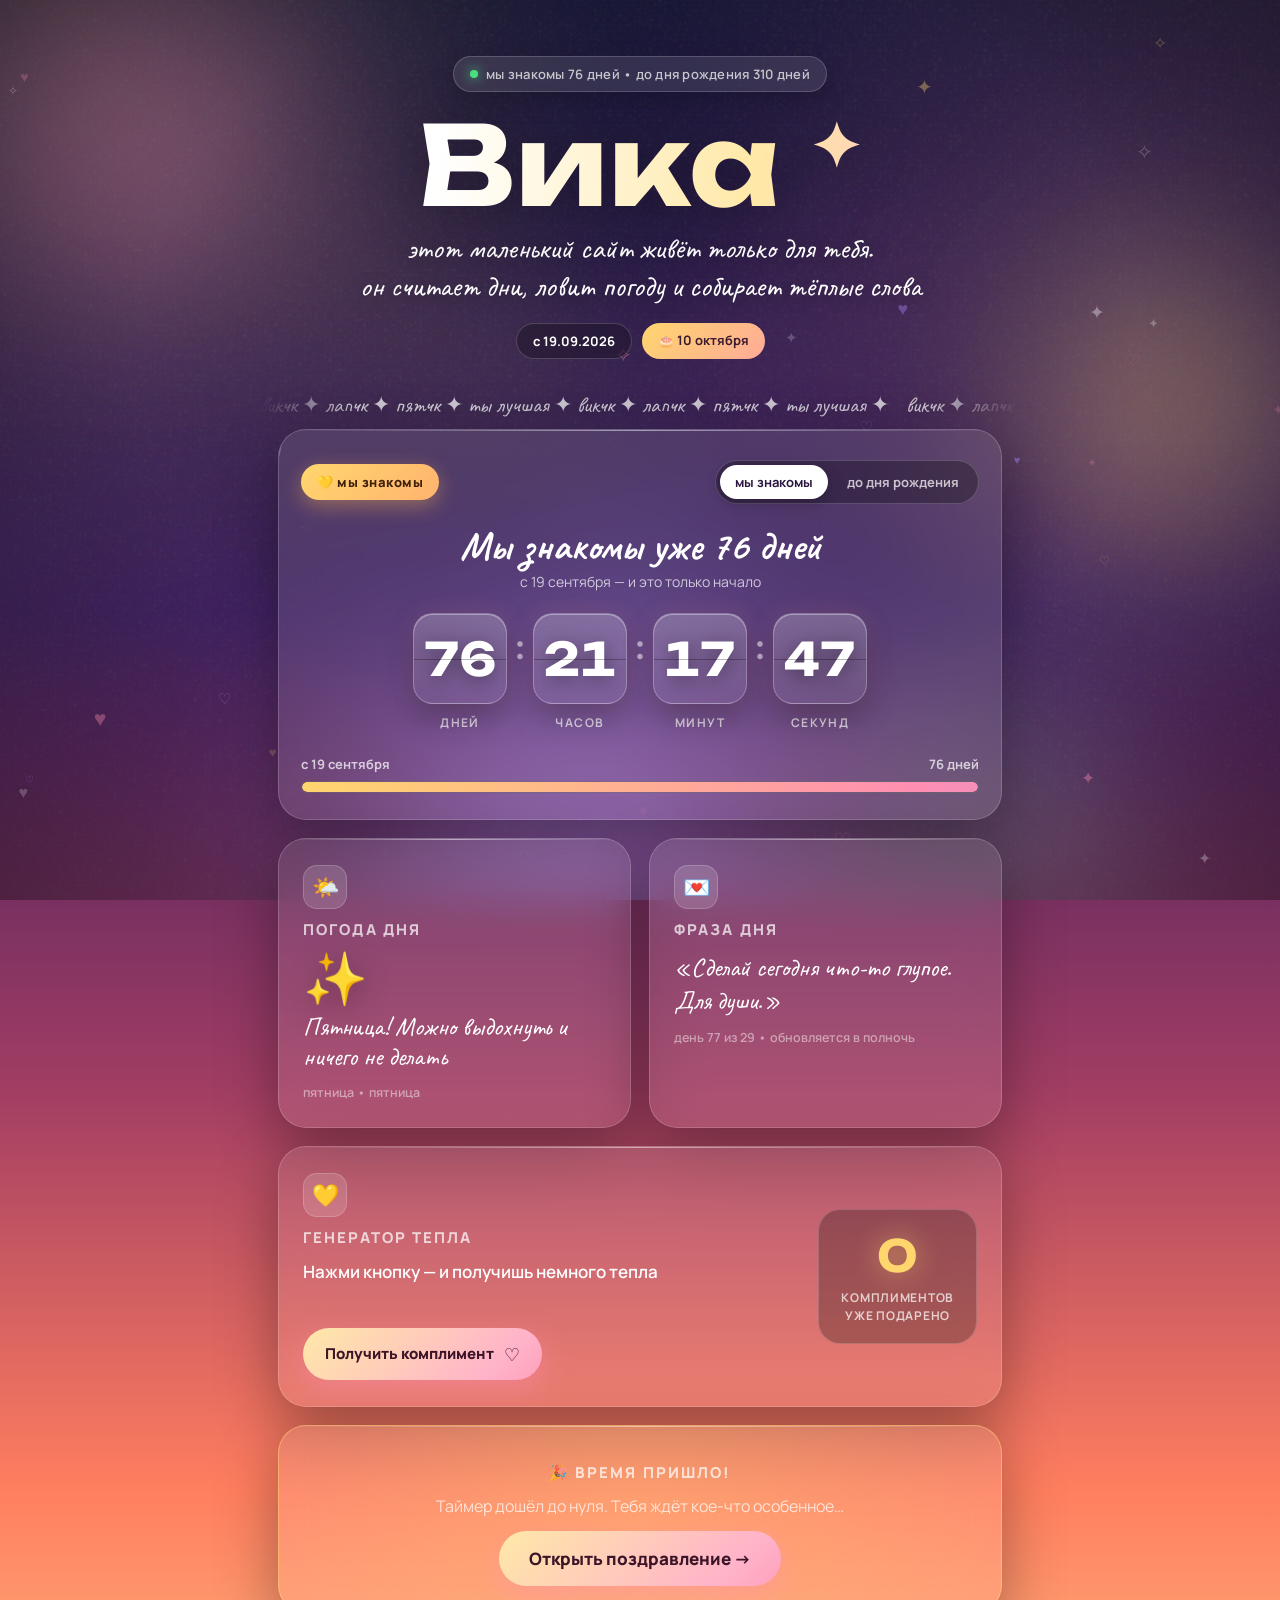
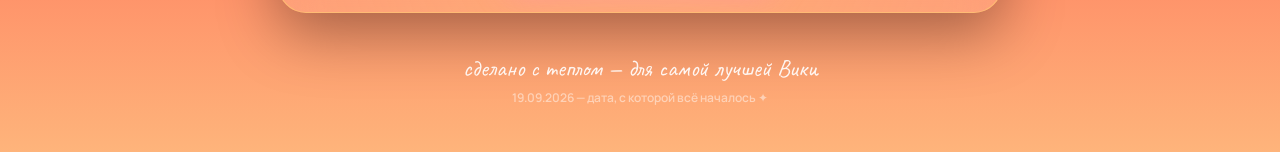
<file: index.html>
<!DOCTYPE html>
<html lang="ru">
<head>
<meta charset="UTF-8" />
<meta name="viewport" content="width=device-width, initial-scale=1.0, maximum-scale=1.0, user-scalable=no" />
<title>Для Вики 💛 — маленький мир</title>
<meta name="description" content="Сайт-подарок для Вики: таймер, погода дня, фразы и комплименты." />
<link rel="preconnect" href="https://fonts.googleapis.com" />
<link rel="preconnect" href="https://fonts.gstatic.com" crossorigin />
<link href="https://fonts.googleapis.com/css2?family=Caveat:wght@500;600;700&family=Manrope:wght@400;500;600;700;800&family=Unbounded:wght@500;700&display=swap" rel="stylesheet" />
<link rel="preload" as="style" href="style.css?v=3" />
<link rel="stylesheet" href="style.css?v=3" />
</head>
<body data-period="night">
<canvas id="particles"></canvas>
<div class="bg" aria-hidden="true">
  <div class="orb orb-1"></div>
  <div class="orb orb-2"></div>
  <div class="orb orb-3"></div>
  <div class="orb orb-4"></div>
  <div class="aurora"></div>
  <div class="grain"></div>
  <div class="vignette"></div>
</div>

<header class="hero">
  <div class="hero-badge reveal" id="topBadge">
    <span class="dot"></span>
    <span id="topBadgeText">мы знакомы 18 дней • до дня рождения 3 дня</span>
  </div>
  <h1 class="title reveal">Вика <span class="title-heart">✦</span></h1>
  <p class="subtitle reveal">этот маленький сайт живёт только для тебя.<br />он считает дни, ловит погоду и собирает тёплые слова</p>
  <div class="hero-meta reveal">
    <div class="meta-pill">с 19.09.2026</div>
    <div class="meta-pill accent">🎂 10 октября</div>
  </div>
</header>

<div class="ticker reveal" aria-hidden="true">
  <div class="ticker-track">
    <span>викчк ✦ лапчк ✦ пятчк ✦ ты лучшая ✦ викчк ✦ лапчк ✦ пятчк ✦ ты лучшая ✦&nbsp;</span>
    <span>викчк ✦ лапчк ✦ пятчк ✦ ты лучшая ✦ викчк ✦ лапчк ✦ пятчк ✦ ты лучшая ✦&nbsp;</span>
  </div>
</div>

<main class="container">

  <!-- ТАЙМЕР -->
  <section class="card timer-card reveal">
    <div class="card-top">
      <div class="pill" id="timerMode">⏳ до дня рождения</div>
      <div class="toggle">
        <button class="toggle-btn" id="btnTogether" type="button">мы знакомы</button>
        <button class="toggle-btn active" id="btnBirthday" type="button">до дня рождения</button>
      </div>
    </div>
    <h2 class="timer-title" id="timerTitle">До твоего дня осталось совсем чуть-чуть</h2>
    <p class="timer-sub" id="timerSub">каждая секунда — ближе к празднику</p>

    <div class="timer-grid">
      <div class="unit">
        <div class="num-wrap"><span class="num" id="numDays">03</span></div>
        <span class="label">дней</span>
      </div>
      <div class="colon">:</div>
      <div class="unit">
        <div class="num-wrap"><span class="num" id="numHours">00</span></div>
        <span class="label">часов</span>
      </div>
      <div class="colon">:</div>
      <div class="unit">
        <div class="num-wrap"><span class="num" id="numMins">00</span></div>
        <span class="label">минут</span>
      </div>
      <div class="colon">:</div>
      <div class="unit">
        <div class="num-wrap"><span class="num" id="numSecs">00</span></div>
        <span class="label">секунд</span>
      </div>
    </div>

    <div class="progress">
      <div class="progress-head">
        <span id="progressLabel">до 10 октября</span>
        <span id="progressPct">92%</span>
      </div>
      <div class="progress-bar"><div class="progress-fill" id="progressFill" style="width:92%"></div></div>
    </div>
  </section>

  <!-- ПОГОДА + ФРАЗА -->
  <section class="grid-2">
    <article class="card reveal">
      <div class="card-icon">🌤️</div>
      <h3>Погода дня</h3>
      <div class="weather-emoji" id="weatherEmoji">☀️</div>
      <p class="weather-text" id="weatherText">Ясно, можно ничего не делать</p>
      <p class="hint" id="weatherHint">суббота • авто-прогноз</p>
    </article>

    <article class="card reveal">
      <div class="card-icon">💌</div>
      <h3>Фраза дня</h3>
      <p class="phrase" id="dailyPhrase">«Обычный день становится особенным, если рядом ты»</p>
      <p class="hint" id="phraseHint">день 18 из 29 • обновляется в полночь</p>
    </article>
  </section>

  <!-- КОМПЛИМЕНТЫ -->
  <section class="card compliment-card reveal">
    <div class="compliment-left">
      <div class="card-icon">💛</div>
      <h3>Генератор тепла</h3>
      <p class="compliment-text" id="complimentText">Нажми кнопку — и получишь немного тепла</p>
      <button class="btn" id="complimentBtn" type="button">
        <span>Получить комплимент</span>
        <span class="btn-heart">♡</span>
      </button>
    </div>
    <div class="counter">
      <div class="counter-num" id="complimentCount">0</div>
      <div class="counter-label">комплиментов<br />уже подарено</div>
    </div>
  </section>

  <!-- СЕКРЕТНАЯ КНОПКА -->
  <section class="card locked reveal" id="congratsSection" hidden>
    <div class="locked-glow"></div>
    <h3>🎉 Время пришло!</h3>
    <p>Таймер дошёл до нуля. Тебя ждёт кое-что особенное…</p>
    <a class="btn big" href="congrats.html">Открыть поздравление →</a>
  </section>

  <section class="card ghost reveal" id="congratsHint">
    <span class="lock">🔒</span>
    <p>Здесь появится секретная кнопка, когда наступит 10 октября</p>
  </section>

</main>

<footer class="footer">
  <p class="footer-script">сделано с теплом — для самой лучшей Вики</p>
  <p class="footer-small">19.09.2026 — дата, с которой всё началось ✦</p>
</footer>

<script src="data.js?v=3"></script>
<script src="overrides.js?v=3"></script>
<script src="script.js?v=3"></script>
<script src="fx.js?v=3"></script>
</body>
</html>
</file>
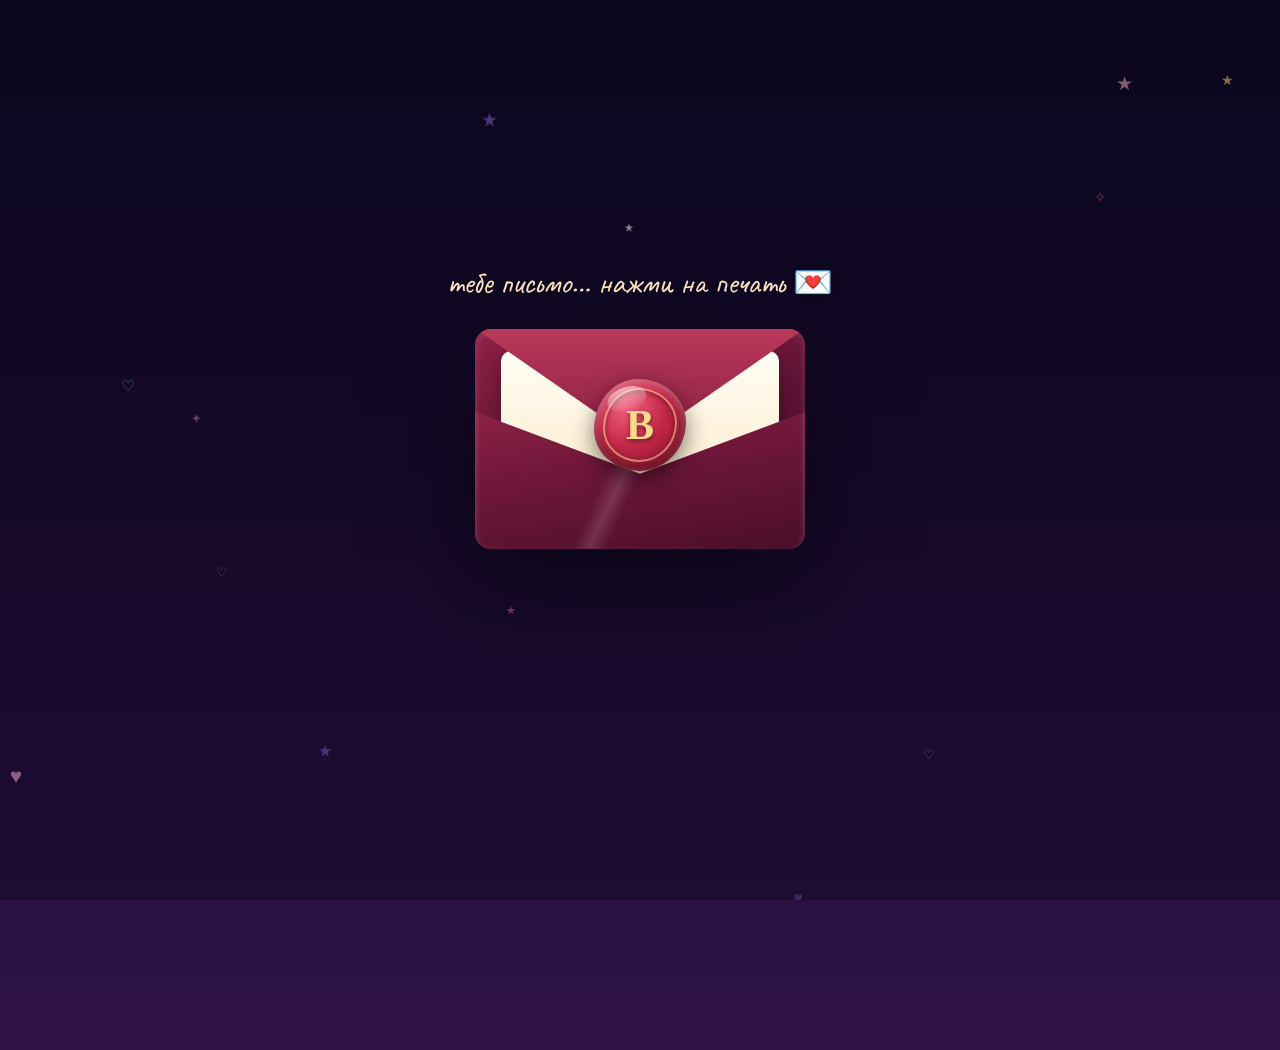
<file: congrats.html>
<!DOCTYPE html>
<html lang="ru">
<head>
<meta charset="UTF-8" />
<meta name="viewport" content="width=device-width, initial-scale=1.0" />
<title>Тебе письмо 💌</title>
<link rel="preconnect" href="https://fonts.googleapis.com" />
<link rel="preconnect" href="https://fonts.gstatic.com" crossorigin />
<link href="https://fonts.googleapis.com/css2?family=Caveat:wght@500;600;700&family=Manrope:wght@400;500;600;700;800&display=swap" rel="stylesheet" />
<link rel="stylesheet" href="congrats.css?v=3" />
</head>
<body>
<div class="float-hearts" aria-hidden="true">
  <span>♥</span><span>✦</span><span>♥</span><span>✦</span><span>♥</span><span>✦</span><span>♥</span><span>✦</span>
</div>

<div class="scene" id="scene">
  <p class="open-hint" id="openHint">тебе письмо… нажми на печать 💌</p>
  <div class="envelope" id="envelope" role="button" tabindex="0" aria-label="Открыть письмо">
    <div class="env-back"></div>
    <div class="letter-mini"><span>Вике ♡</span></div>
    <div class="env-front"></div>
    <div class="env-flap" id="envFlap"></div>
    <div class="wax" id="wax"><span>В</span></div>
  </div>
</div>

<main class="wrap pre" id="mainWrap">
  <div class="paper">
    <div class="tape t1"></div>
    <div class="tape t2"></div>
    <p class="paper-head">Вике ♡</p>
    <h1 id="typed"></h1>
  </div>
  <div class="after-links">
    <a href="index.html" class="back">← вернуться на главную</a>
    <a href="games.html" class="games-link" id="gamesLink">🎰 А теперь — мини-казино! Жми →</a>
  </div>
</main>

<canvas id="fireworks"></canvas>
<script src="congrats.js?v=3"></script>
</body>
</html>
</file>
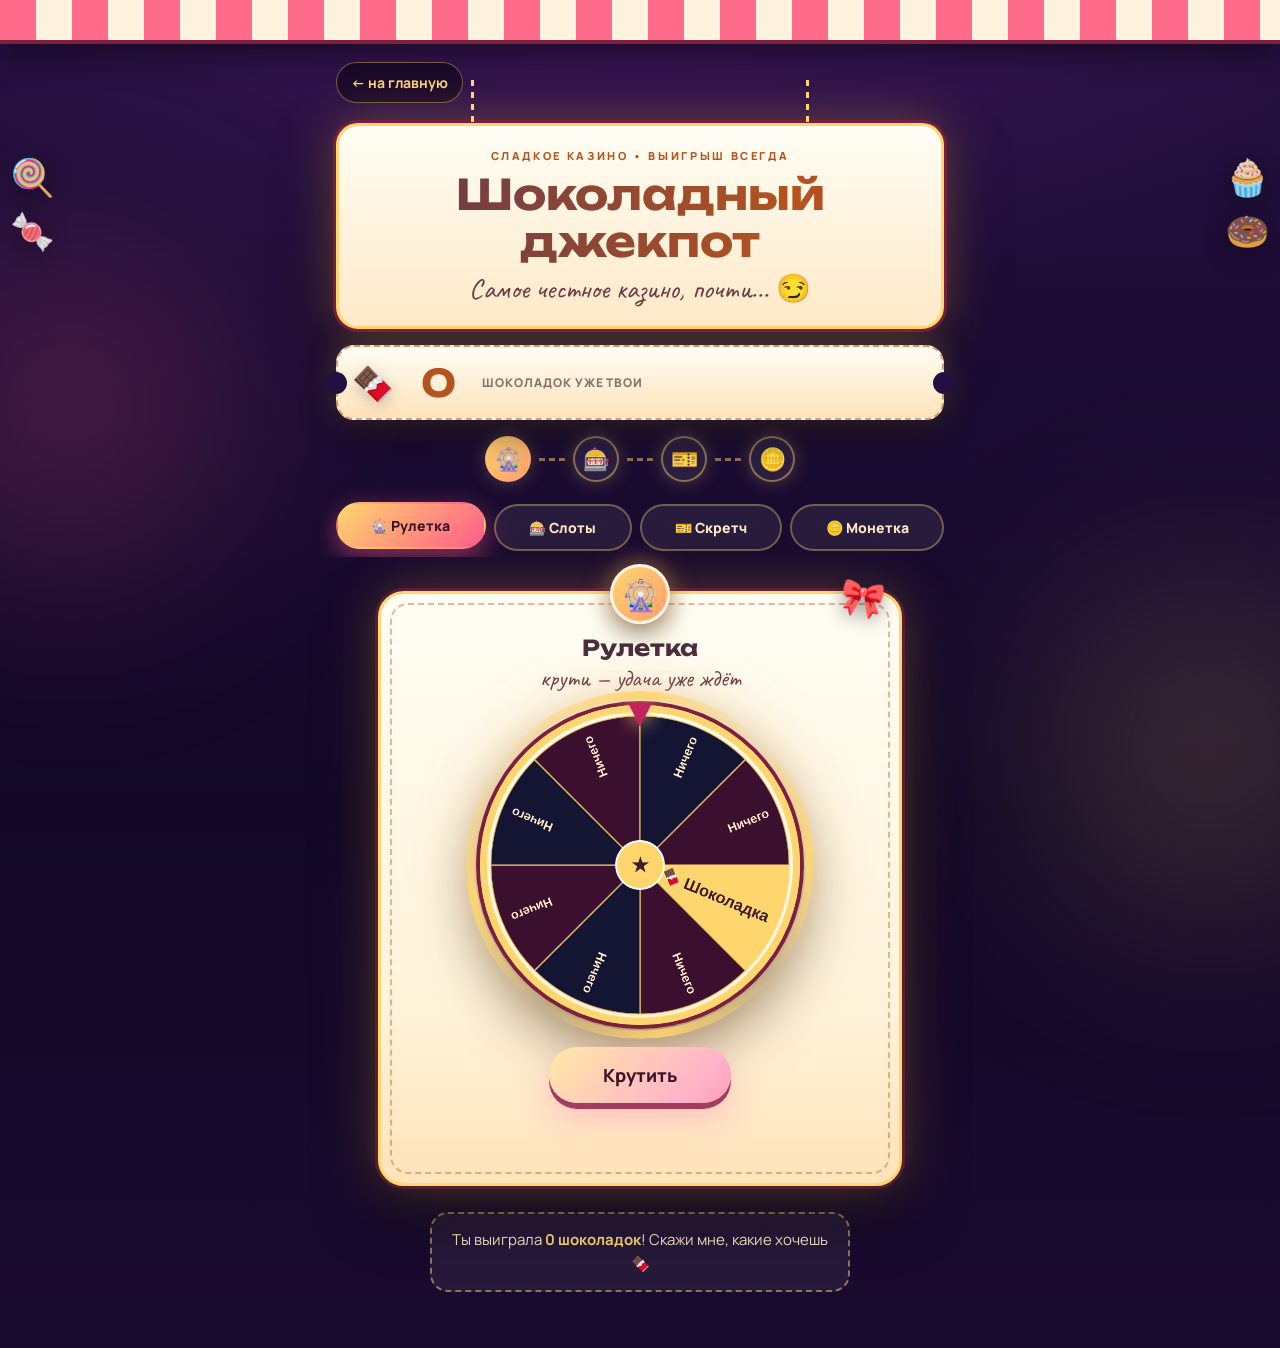
<file: games.html>
<!DOCTYPE html>
<html lang="ru">
<head>
<meta charset="UTF-8" />
<meta name="viewport" content="width=device-width, initial-scale=1.0, maximum-scale=1.0, user-scalable=no" />
<title>Шоколадный джекпот 🍫</title>
<link rel="preconnect" href="https://fonts.googleapis.com" />
<link rel="preconnect" href="https://fonts.gstatic.com" crossorigin />
<link href="https://fonts.googleapis.com/css2?family=Caveat:wght@500;600;700&family=Manrope:wght@400;500;600;700;800&family=Unbounded:wght@500;700&display=swap" rel="stylesheet" />
<link rel="stylesheet" href="games.css" />
</head>
<body>
<canvas id="salute"></canvas>
<div class="awning" aria-hidden="true"></div>
<div class="candy-rain" aria-hidden="true">
  <span>🍬</span><span>🍫</span><span>🍭</span><span>⭐</span><span>🧁</span><span>✨</span><span>🍬</span><span>🍩</span><span>🍫</span><span>⭐</span><span>🍭</span><span>✨</span>
</div>
<div class="glow g1" aria-hidden="true"></div>
<div class="glow g2" aria-hidden="true"></div>
<div class="float-candy left" aria-hidden="true">🍭<br />🍬</div>
<div class="float-candy right" aria-hidden="true">🧁<br />🍩</div>

<header class="shop">
  <a class="g-back" href="index.html">← на главную</a>
  <div class="sign">
    <p class="sign-over">сладкое казино • выигрыш всегда</p>
    <h1 class="g-title">Шоколадный джекпот</h1>
    <p class="g-sub">Самое честное казино, почти... 😏</p>
  </div>
  <div class="choco-ticket">
    <span class="ticket-stub">🍫</span>
    <span class="ticket-num" id="chocoCount">0</span>
    <span class="ticket-words">шоколадок уже твои</span>
  </div>
  <div class="path" aria-hidden="true">
    <span>🎡</span><i></i><span>🎰</span><i></i><span>🎫</span><i></i><span>🪙</span>
  </div>
</header>

<nav class="tabs">
  <button class="tab active" data-game="roulette" type="button">🎡 Рулетка</button>
  <button class="tab" data-game="slots" type="button">🎰 Слоты</button>
  <button class="tab" data-game="scratch" type="button">🎫 Скретч</button>
  <button class="tab" data-game="coin" type="button">🪙 Монетка</button>
</nav>

<main class="g-main">

  <!-- 1. РУЛЕТКА -->
  <section class="panel active" id="game-roulette">
    <div class="game-badge">🎡</div>
    <h2>Рулетка</h2>
    <p class="game-hint">крути — удача уже ждёт</p>
    <div class="wheel-wrap">
      <div class="pointer">▼</div>
      <canvas id="wheel" width="640" height="640"></canvas>
    </div>
    <button class="btn-gold" id="spinRoulette" type="button">Крутить</button>
    <p class="result" id="rouletteResult"></p>
    <button class="btn-gold ghost-btn" id="rouletteNext" type="button" hidden>Дальше: слоты →</button>
  </section>

  <!-- 2. СЛОТ-МАШИНА -->
  <section class="panel" id="game-slots">
    <div class="game-badge">🎰</div>
    <h2>Слоты</h2>
    <p class="game-hint">три шоколадки — и ты королева</p>
    <div class="slot-machine" id="slotMachine">
      <div class="slot-lights" aria-hidden="true">
        <span></span><span></span><span></span><span></span><span></span><span></span><span></span><span></span>
      </div>
      <div class="reels">
        <div class="reel"><span id="reel0">🍫</span></div>
        <div class="reel"><span id="reel1">🍫</span></div>
        <div class="reel"><span id="reel2">🍫</span></div>
      </div>
      <div class="slot-label">ДЖЕКПОТ • 3 × 🍫</div>
    </div>
    <button class="btn-gold" id="spinSlots" type="button">Крутить</button>
    <p class="result" id="slotsResult"></p>
    <button class="btn-gold ghost-btn" id="slotsNext" type="button" hidden>Дальше: скретч →</button>
  </section>

  <!-- 3. СКРЕТЧ-КАРТА -->
  <section class="panel" id="game-scratch">
    <div class="game-badge">🎫</div>
    <h2>Скретч-билеты</h2>
    <p class="game-hint">сотри монеткой или пальцем 👆</p>
    <div class="ticket" data-ticket="0">
      <div class="prize"><span class="prize-emoji">🍫</span><p>Шоколадка!</p><small>билет №1 • ты везучая</small></div>
      <canvas class="scratch" width="600" height="300"></canvas>
    </div>
    <div class="ticket" data-ticket="1">
      <div class="prize"><span class="prize-emoji">🍫</span><p>Шоколадка!</p><small>билет №2 • снова?!</small></div>
      <canvas class="scratch" width="600" height="300"></canvas>
    </div>
    <div class="ticket" data-ticket="2">
      <div class="prize"><span class="prize-emoji">🍫</span><p>Шоколадка!</p><small>билет №3 • бонусный</small></div>
      <canvas class="scratch" width="600" height="300"></canvas>
    </div>
    <p class="result" id="scratchResult"></p>
    <button class="btn-gold ghost-btn" id="scratchNext" type="button" hidden>Дальше: монетка →</button>
  </section>

  <!-- 4. МОНЕТКА -->
  <section class="panel" id="game-coin">
    <div class="game-badge">🪙</div>
    <h2>Монетка</h2>
    <div class="coin-stage" id="coinStage">
      <div class="coin" id="coin">
        <div class="face front"><span>🍫</span><p>Орёл!<br />Шоколадка</p></div>
        <div class="face back"><span>💨</span><p>Решка!<br />Ничего</p></div>
      </div>
      <div class="coin-shadow" id="coinShadow"></div>
    </div>
    <div class="coin-choices">
      <button class="btn-gold small" id="tossHeads" type="button">Орёл 🦅</button>
      <button class="btn-gold small" id="tossTails" type="button">Решка ✨</button>
    </div>
    <p class="result" id="coinResult"></p>
    <button class="btn-gold ghost-btn" id="coinNext" type="button" hidden>Дальше →</button>
  </section>

  <p class="final-line" id="finalLine">Ты выиграла <b><span id="chocoTotal">0</span> шоколадок</b>! Скажи мне, какие хочешь 🍫</p>

</main>

<script src="games.js"></script>
</body>
</html>
</file>
<file: style.css>
/* ============ Vika gift — TEST вау-вариант (оригинал в ../vika-gift/) ============ */
*{margin:0;padding:0;box-sizing:border-box}
:root{
  --ink:#fff;
  --ink-dim:rgba(255,255,255,.72);
  --ink-faint:rgba(255,255,255,.48);
  --glass:rgba(255,255,255,.10);
  --glass-2:rgba(255,255,255,.16);
  --stroke:rgba(255,255,255,.18);
  --accent:#ffd66e;
  --accent-2:#ff8fb2;
  --accent-3:#a78bfa;
  --radius:28px;
  --shadow:0 20px 60px rgba(0,0,0,.35);
  --font-body:'Manrope',system-ui,sans-serif;
  --font-script:'Caveat',cursive;
  --font-display:'Unbounded',sans-serif;
}
html{scroll-behavior:smooth}
body{
  font-family:var(--font-body);
  color:var(--ink);
  min-height:100vh;
  overflow-x:hidden;
  background:#1a1033;
  transition:background 1.2s ease;
}

/* --- фон по времени суток --- */
body[data-period="morning"]{
  background:linear-gradient(180deg,#fde2e4 0%,#fad2c1 40%,#fec89a 70%,#ffb4a2 100%);
}
body[data-period="day"]{
  background:linear-gradient(180deg,#fff3d6 0%,#ffe0b8 38%,#ffc9a8 65%,#ffb3c9 100%);
}
body[data-period="evening"]{
  background:linear-gradient(180deg,#141433 0%,#3b1d5e 35%,#a13d63 62%,#ff7e5f 85%,#feb47b 100%);
}
body[data-period="night"]{
  background:linear-gradient(180deg,#050514 0%,#0f0f2e 40%,#1e1b4b 70%,#312e81 100%);
}

/* --- светлые темы: тёмный текст поверх яркого фона --- */
body[data-period="day"], body[data-period="morning"]{
  --ink:#4a2e3d;
  --ink-dim:rgba(74,46,61,.78);
  --ink-faint:rgba(74,46,61,.58);
  --glass:rgba(255,255,255,.62);
  --glass-2:rgba(255,255,255,.75);
  --stroke:rgba(74,46,61,.14);
  --shadow:0 20px 50px rgba(180,100,100,.22);
}
body[data-period="day"] .card, body[data-period="morning"] .card{
  background:var(--glass);
  border-color:var(--stroke);
  box-shadow:var(--shadow), inset 0 1px 0 rgba(255,255,255,.8);
}
body[data-period="day"] .title, body[data-period="morning"] .title{
  background:linear-gradient(92deg,#6d3b47 5%,#b3541e 40%,#c2255c 65%,#6d3b47 95%);
  -webkit-background-clip:text;background-clip:text;color:transparent;
  filter:none;
}
body[data-period="day"] .subtitle, body[data-period="morning"] .subtitle{
  color:#5a3a45;text-shadow:0 1px 0 rgba(255,255,255,.6);
}
body[data-period="day"] .hero-badge, body[data-period="morning"] .hero-badge{
  background:rgba(255,255,255,.65);color:#5a3a45;
}
body[data-period="day"] .meta-pill, body[data-period="morning"] .meta-pill{
  background:rgba(255,255,255,.65);color:#5a3a45;
}
body[data-period="day"] .num-wrap, body[data-period="morning"] .num-wrap{
  background:linear-gradient(180deg,#ffffff,#ffe9d6);
  border-color:rgba(74,46,61,.14);
  box-shadow:inset 0 1px 0 #fff,0 10px 24px rgba(180,100,100,.16);
}
body[data-period="day"] .num, body[data-period="morning"] .num{
  color:#4a2e3d;text-shadow:none;
}
body[data-period="day"] .colon, body[data-period="morning"] .colon{color:#4a2e3d;opacity:.6}
body[data-period="day"] .toggle, body[data-period="morning"] .toggle{
  background:rgba(255,255,255,.6);
}
body[data-period="day"] .counter, body[data-period="morning"] .counter{
  background:rgba(255,255,255,.6);
}
body[data-period="day"] .counter-num, body[data-period="morning"] .counter-num{color:#b3541e}
body[data-period="day"] .ghost, body[data-period="morning"] .ghost{
  background:rgba(255,255,255,.5);color:rgba(74,46,61,.7);
}
body[data-period="day"] .footer-small, body[data-period="morning"] .footer-small{color:rgba(74,46,61,.6)}
body[data-period="day"] .orb, body[data-period="morning"] .orb{opacity:.35}

/* --- TEST: живой фон --- */
#particles{position:fixed;inset:0;z-index:3;pointer-events:none}
.bg{position:fixed;inset:0;z-index:0;overflow:hidden}
.orb{position:absolute;border-radius:50%;filter:blur(90px);opacity:.55}
.orb-1{width:520px;height:520px;left:-140px;top:-140px;background:radial-gradient(circle,#ff8fb2,transparent 70%);animation:drift1 16s ease-in-out infinite alternate}
.orb-2{width:460px;height:460px;right:-120px;top:20%;background:radial-gradient(circle,#ffd66e,transparent 70%);animation:drift2 20s ease-in-out infinite alternate}
.orb-3{width:620px;height:620px;left:20%;bottom:-280px;background:radial-gradient(circle,#a78bfa,transparent 70%);animation:drift3 24s ease-in-out infinite alternate}
.orb-4{width:380px;height:380px;right:8%;bottom:-120px;background:radial-gradient(circle,#7ef9c6,transparent 70%);opacity:.35;animation:drift1 18s ease-in-out -6s infinite alternate-reverse}
@keyframes drift1{from{transform:translate(0,0) scale(1)}to{transform:translate(60px,50px) scale(1.15)}}
@keyframes drift2{from{transform:translate(0,0) scale(1.1)}to{transform:translate(-50px,60px) scale(.95)}}
@keyframes drift3{from{transform:translate(0,0) scale(.95) rotate(0)}to{transform:translate(40px,-60px) scale(1.12) rotate(12deg)}}
.aurora{
  position:absolute;inset:-20%;opacity:.35;mix-blend-mode:screen;
  background:conic-gradient(from 0deg at 50% 50%,transparent 0deg,rgba(255,143,178,.35) 60deg,transparent 120deg,rgba(167,139,250,.35) 180deg,transparent 240deg,rgba(255,214,110,.35) 300deg,transparent 360deg);
  filter:blur(60px);animation:auroraSpin 26s linear infinite;
}
@keyframes auroraSpin{to{transform:rotate(360deg)}}
body[data-period="day"] .aurora,body[data-period="morning"] .aurora{opacity:.18}
.grain{position:absolute;inset:0;opacity:.10;mix-blend-mode:overlay;
  background-image:url("data:image/svg+xml,%3Csvg viewBox='0 0 200 200' xmlns='http://www.w3.org/2000/svg'%3E%3Cfilter id='n'%3E%3CfeTurbulence baseFrequency='0.9'/%3E%3C/filter%3E%3Crect width='100%25' height='100%25' filter='url(%23n)'/%3E%3C/svg%3E");
}
.vignette{position:absolute;inset:0;background:radial-gradient(ellipse at 50% 40%,transparent 55%,rgba(0,0,0,.35) 100%)}
body[data-period="day"] .vignette,body[data-period="morning"] .vignette{background:radial-gradient(ellipse at 50% 40%,transparent 60%,rgba(120,60,60,.18) 100%)}

/* --- TEST: появление при скролле --- */
.reveal{opacity:0;transform:translateY(26px) scale(.985)}
.reveal.in{opacity:1;transform:none;transition:opacity .8s cubic-bezier(.2,.8,.3,1),transform .8s cubic-bezier(.2,.8,.3,1)}
.container .reveal.in:nth-child(2){transition-delay:.08s}
.container .reveal.in:nth-child(3){transition-delay:.16s}
.container .reveal.in:nth-child(4){transition-delay:.24s}

/* --- hero --- */
.hero{
  position:relative;z-index:5;
  text-align:center;
  padding:56px 20px 26px;
  max-width:760px;margin:0 auto;
}
.hero-badge{
  display:inline-flex;align-items:center;gap:8px;
  background:var(--glass);border:1px solid var(--stroke);
  backdrop-filter:blur(14px);-webkit-backdrop-filter:blur(14px);
  padding:8px 16px;border-radius:999px;
  font-size:13px;font-weight:600;letter-spacing:.02em;
  color:var(--ink-dim);
  box-shadow:0 8px 24px rgba(0,0,0,.18);
}
.hero-badge .dot{width:8px;height:8px;border-radius:50%;background:#4ade80;box-shadow:0 0 12px #4ade80;animation:pulse 2s infinite}
@keyframes pulse{0%,100%{opacity:1}50%{opacity:.4}}
.title{
  font-family:var(--font-display);
  font-size:clamp(56px,14vw,110px);
  line-height:1;margin:18px 0 10px;
  background:linear-gradient(92deg,#fff 10%,#ffe9a8 30%,#ffb3c9 50%,#ffe9a8 70%,#fff 90%);
  background-size:220% auto;
  -webkit-background-clip:text;background-clip:text;color:transparent;
  filter:drop-shadow(0 8px 30px rgba(0,0,0,.35));
  letter-spacing:.01em;
  animation:titleShine 7s linear infinite;
}
@keyframes titleShine{to{background-position:220% center}}
.title-heart{font-size:.55em;vertical-align:super;display:inline-block;animation:heartBeat 2.4s ease-in-out infinite}
@keyframes heartBeat{0%,100%{transform:scale(1) rotate(0)}12%{transform:scale(1.25) rotate(8deg)}24%{transform:scale(1)}}
.subtitle{
  font-family:var(--font-script);
  font-size:clamp(22px,5.5vw,30px);
  line-height:1.25;color:#fff;
  text-shadow:0 2px 18px rgba(0,0,0,.4);
}
.hero-meta{display:flex;gap:10px;justify-content:center;margin-top:18px;flex-wrap:wrap}
.meta-pill{
  font-size:13px;font-weight:700;
  padding:8px 16px;border-radius:999px;
  background:rgba(0,0,0,.25);border:1px solid var(--stroke);
  backdrop-filter:blur(10px);
  transition:transform .25s;
}
.meta-pill:hover{transform:translateY(-2px) rotate(-1deg)}
.meta-pill.accent{background:linear-gradient(135deg,#ffd66e,#ff8fb2);background-size:180% auto;color:#3b1d2e;border:none;animation:btnGlow 4s ease-in-out infinite}
@keyframes btnGlow{0%,100%{background-position:0% 50%;box-shadow:0 6px 20px rgba(255,180,80,.4)}50%{background-position:100% 50%;box-shadow:0 6px 30px rgba(255,143,178,.6)}}

/* --- TEST: бегущая строка --- */
.ticker{
  position:relative;z-index:5;overflow:hidden;white-space:nowrap;
  margin:6px auto 0;max-width:760px;
  -webkit-mask-image:linear-gradient(90deg,transparent,#000 12%,#000 88%,transparent);
  mask-image:linear-gradient(90deg,transparent,#000 12%,#000 88%,transparent);
}
.ticker-track{display:inline-flex;animation:marquee 22s linear infinite}
.ticker-track span{
  font-family:var(--font-script);font-size:22px;color:var(--ink-dim);
  text-shadow:0 2px 12px rgba(0,0,0,.25);padding-right:12px;
}
@keyframes marquee{to{transform:translateX(-50%)}}

/* --- layout --- */
.container{
  position:relative;z-index:5;
  max-width:760px;margin:0 auto;
  padding:10px 18px 30px;
  display:flex;flex-direction:column;gap:18px;
}
.card{
  background:var(--glass);
  border:1px solid var(--stroke);
  border-radius:var(--radius);
  padding:26px 24px;
  backdrop-filter:blur(20px);-webkit-backdrop-filter:blur(20px);
  box-shadow:var(--shadow);
  position:relative;overflow:hidden;
  transition:transform .35s cubic-bezier(.2,.8,.3,1),box-shadow .35s,border-color .35s;
}
.card::before{
  content:"";position:absolute;inset:0 0 auto 0;height:1px;
  background:linear-gradient(90deg,transparent,rgba(255,255,255,.5),transparent);
}
/* TEST: блик, пробегающий по карточке */
.card::after{
  content:"";position:absolute;top:-60%;bottom:-60%;width:44px;left:-80px;
  background:linear-gradient(100deg,transparent,rgba(255,255,255,.35),transparent);
  transform:rotate(12deg);transition:left 0s;pointer-events:none;
}
.card:hover{transform:translateY(-4px);border-color:rgba(255,255,255,.35);box-shadow:0 26px 70px rgba(0,0,0,.4)}
.card:hover::after{left:120%;transition:left .9s ease}
.card h3{font-size:15px;font-weight:800;letter-spacing:.14em;text-transform:uppercase;color:var(--ink-dim);margin:10px 0 12px}
.card-icon{
  width:44px;height:44px;border-radius:14px;display:grid;place-items:center;font-size:22px;
  background:rgba(255,255,255,.14);border:1px solid var(--stroke);
  transition:transform .3s;
}
.card:hover .card-icon{transform:rotate(-8deg) scale(1.08)}

/* --- timer --- */
.timer-card{text-align:center;padding:30px 22px 26px}
.card-top{display:flex;justify-content:space-between;align-items:center;gap:12px;flex-wrap:wrap}
.pill{
  font-size:13px;font-weight:800;letter-spacing:.04em;
  background:linear-gradient(135deg,#ffd66e,#ff9d6e);background-size:180% auto;color:#40210a;
  padding:9px 16px;border-radius:999px;
  box-shadow:0 6px 20px rgba(255,180,80,.4);
  animation:btnGlow 4s ease-in-out infinite;
}
.toggle{display:flex;background:rgba(0,0,0,.28);border:1px solid var(--stroke);border-radius:999px;padding:4px;gap:4px}
.toggle-btn{
  border:0;cursor:pointer;font-family:inherit;
  font-size:13px;font-weight:700;color:var(--ink-dim);
  background:transparent;padding:8px 15px;border-radius:999px;transition:.25s;
}
.toggle-btn.active{background:#fff;color:#2b1840;box-shadow:0 4px 14px rgba(0,0,0,.25)}
.timer-title{font-family:var(--font-script);font-size:clamp(28px,7vw,40px);line-height:1.1;margin:20px 0 4px}
.timer-sub{color:var(--ink-dim);font-size:14px;margin-bottom:22px}
.timer-grid{display:flex;align-items:flex-start;justify-content:center;gap:8px}
.unit{display:flex;flex-direction:column;gap:10px;align-items:center}
.num-wrap{
  min-width:72px;padding:16px 10px;border-radius:20px;
  background:linear-gradient(180deg,rgba(255,255,255,.22),rgba(255,255,255,.06));
  border:1px solid rgba(255,255,255,.25);
  box-shadow:inset 0 1px 0 rgba(255,255,255,.35),0 12px 30px rgba(0,0,0,.3),0 0 24px rgba(255,143,178,.18);
  position:relative;overflow:hidden;
}
.num-wrap::after{
  content:"";position:absolute;left:0;right:0;top:50%;height:1px;background:rgba(0,0,0,.28);
}
.num{
  font-family:var(--font-display);font-weight:700;
  font-size:clamp(30px,9vw,46px);
  font-variant-numeric:tabular-nums;
  display:inline-block;
  text-shadow:0 4px 20px rgba(0,0,0,.4);
}
/* анимация перелистывания — JS добавляет .flip */
.num.flip{animation:flip .55s cubic-bezier(.2,.8,.3,1)}
@keyframes flip{
  0%{transform:translateY(-55%) rotateX(70deg);opacity:0;filter:blur(6px)}
  60%{transform:translateY(6%) rotateX(0);opacity:1;filter:blur(0)}
  100%{transform:translateY(0);opacity:1}
}
.label{font-size:12px;font-weight:700;letter-spacing:.12em;text-transform:uppercase;color:var(--ink-dim)}
.colon{font-family:var(--font-display);font-size:34px;opacity:.55;padding-top:12px;animation:colonPulse 2s ease-in-out infinite}
@keyframes colonPulse{0%,100%{opacity:.55}50%{opacity:.15}}

.progress{margin-top:24px;text-align:left}
.progress-head{display:flex;justify-content:space-between;font-size:13px;font-weight:700;color:var(--ink-dim);margin-bottom:8px}
.progress-bar{height:12px;border-radius:999px;background:rgba(0,0,0,.3);border:1px solid var(--stroke);overflow:hidden}
.progress-fill{
  height:100%;border-radius:999px;position:relative;overflow:hidden;
  background:linear-gradient(90deg,#ffd66e,#ff8fb2,#a78bfa);background-size:180% auto;
  box-shadow:0 0 18px rgba(255,150,180,.7);
  transition:width 1s ease;
  animation:fillSlide 5s linear infinite;
}
@keyframes fillSlide{to{background-position:180% 0}}
.progress-fill::after{
  content:"";position:absolute;inset:0;
  background:linear-gradient(100deg,transparent 20%,rgba(255,255,255,.55) 50%,transparent 80%);
  transform:translateX(-100%);animation:fillShine 3.2s ease-in-out infinite;
}
@keyframes fillShine{55%,100%{transform:translateX(100%)}}

/* --- grid 2 --- */
.grid-2{display:grid;grid-template-columns:1fr 1fr;gap:18px}
.weather-emoji{font-size:52px;line-height:1;margin:4px 0 8px;filter:drop-shadow(0 6px 16px rgba(0,0,0,.35));animation:float 4s ease-in-out infinite}
@keyframes float{0%,100%{transform:translateY(0) rotate(0)}50%{transform:translateY(-7px) rotate(4deg)}}
.weather-text{font-family:var(--font-script);font-size:26px;line-height:1.15}
.hint{margin-top:12px;font-size:12.5px;color:var(--ink-faint);font-weight:600}
.phrase{font-family:var(--font-script);font-size:26px;line-height:1.25}

/* --- compliments --- */
.compliment-card{display:flex;gap:18px;align-items:center;justify-content:space-between}
.compliment-text{font-size:17px;font-weight:600;line-height:1.45;min-height:52px;margin:4px 0 16px}
.compliment-text.pop{animation:pop .45s ease}
@keyframes pop{0%{transform:scale(.96);opacity:.3}100%{transform:scale(1);opacity:1}}
.btn{
  display:inline-flex;align-items:center;gap:10px;
  border:0;cursor:pointer;font-family:inherit;position:relative;overflow:hidden;
  font-size:15px;font-weight:800;color:#3b1428;
  padding:14px 22px;border-radius:999px;
  background:linear-gradient(135deg,#ffe9a8,#ffb3c9 40%,#ff8fb2 60%,#ffe9a8);
  background-size:220% auto;
  box-shadow:0 10px 30px rgba(255,143,178,.45);
  transition:transform .2s,box-shadow .2s;
  animation:btnSheen 5s linear infinite;
}
@keyframes btnSheen{to{background-position:220% center}}
.btn:hover{transform:translateY(-2px) scale(1.03);box-shadow:0 14px 36px rgba(255,143,178,.6)}
.btn:active{transform:scale(.96)}
.btn-heart{font-size:18px;display:inline-block;transition:transform .25s}
.btn:hover .btn-heart{transform:scale(1.35)}
.btn .ripple{
  position:absolute;border-radius:50%;pointer-events:none;
  background:rgba(255,255,255,.65);transform:scale(0);
  animation:ripple .7s ease-out forwards;
}
@keyframes ripple{to{transform:scale(3.2);opacity:0}}
.btn.big{font-size:17px;padding:16px 30px;margin-top:14px;text-decoration:none}
.counter{
  flex-shrink:0;text-align:center;
  background:rgba(0,0,0,.25);border:1px solid var(--stroke);
  border-radius:22px;padding:18px 22px;min-width:130px;
}
.counter-num{font-family:var(--font-display);font-size:44px;font-weight:700;color:var(--accent);text-shadow:0 0 26px rgba(255,214,110,.55)}
.counter-num.bump{animation:bump .4s ease}
@keyframes bump{0%{transform:scale(1)}40%{transform:scale(1.3)}100%{transform:scale(1)}}
.counter-label{font-size:12px;font-weight:700;letter-spacing:.06em;text-transform:uppercase;color:var(--ink-dim);margin-top:6px;line-height:1.5}

/* TEST: взлетающие сердечки при клике */
.cf-heart{
  position:fixed;z-index:60;pointer-events:none;font-size:20px;
  animation:cfFly 1.1s cubic-bezier(.2,.7,.3,1) forwards;
}
@keyframes cfFly{
  0%{transform:translate(0,0) scale(.6) rotate(0);opacity:1}
  100%{transform:translate(var(--dx),-160px) scale(1.25) rotate(var(--rr));opacity:0}
}

/* --- locked --- */
.locked{text-align:center;border-color:rgba(255,214,110,.5);animation:lockedPulse 3s ease-in-out infinite}
@keyframes lockedPulse{0%,100%{box-shadow:var(--shadow),0 0 0 rgba(255,214,110,0)}50%{box-shadow:var(--shadow),0 0 44px rgba(255,214,110,.35)}}
.locked-glow{position:absolute;inset:-40%;background:radial-gradient(circle at 50% 50%,rgba(255,214,110,.25),transparent 60%);animation:spin 8s linear infinite}
@keyframes spin{to{transform:rotate(360deg)}}
.locked h3,.locked p,.locked a{position:relative}
.locked p{color:var(--ink-dim);margin-top:8px}
.ghost{text-align:center;color:var(--ink-faint);font-size:14px;font-weight:600;background:rgba(0,0,0,.18)}
.ghost .lock{font-size:22px;display:inline-block;animation:lockSway 3s ease-in-out infinite}
@keyframes lockSway{0%,100%{transform:rotate(-8deg)}50%{transform:rotate(8deg)}}

/* --- footer --- */
.footer{text-align:center;padding:10px 20px 46px;position:relative;z-index:5}
.footer-script{font-family:var(--font-script);font-size:24px;opacity:.9}
.footer-small{font-size:12px;color:var(--ink-faint);margin-top:6px;font-weight:600}

/* --- адаптив --- */
@media (max-width:640px){
  .grid-2{grid-template-columns:1fr}
  .card{padding:22px 18px;border-radius:22px}
  .num-wrap{min-width:0;width:100%;padding:12px 6px}
  .unit{flex:1}
  .timer-grid{gap:6px}
  .colon{font-size:24px;padding-top:14px}
  .compliment-card{flex-direction:column;text-align:center}
  .counter{width:100%}
  .card-top{justify-content:center}
  .ticker-track span{font-size:19px}
}
@media (prefers-reduced-motion:reduce){
  *{animation:none!important;transition:none!important}
  .reveal{opacity:1;transform:none}
}
</file>
<file: congrats.css>
/* congrats.css — ТЕСТ: запечатанное письмо → клик → листочек вылетает → текст */
*{margin:0;padding:0;box-sizing:border-box}
body{
  min-height:100dvh;
  background:linear-gradient(180deg,#0b0620 0%,#2b1245 42%,#6d1f4d 72%,#c14a6d 100%);
  background-size:100% 220%;
  animation:bgDrift 18s ease-in-out infinite alternate;
  color:#fff;font-family:'Manrope',system-ui,sans-serif;
  padding:18px 16px 40px;overflow-x:hidden;
}
@keyframes bgDrift{from{background-position:50% 0}to{background-position:50% 100%}}

/* --- парящие сердечки --- */
.float-hearts{position:fixed;inset:0;pointer-events:none;z-index:1;overflow:hidden}
.float-hearts span{
  position:absolute;bottom:-40px;font-size:22px;opacity:0;
  animation:riseHeart 7s linear infinite;
}
.float-hearts span:nth-child(1){left:8%;color:#ff8fb2;animation-delay:0s}
.float-hearts span:nth-child(2){left:22%;color:#ffd66e;animation-delay:1.4s;font-size:16px}
.float-hearts span:nth-child(3){left:38%;color:#ff8fb2;animation-delay:2.8s;font-size:26px}
.float-hearts span:nth-child(4){left:55%;color:#a78bfa;animation-delay:.8s;font-size:15px}
.float-hearts span:nth-child(5){left:70%;color:#ffd66e;animation-delay:3.6s}
.float-hearts span:nth-child(6){left:84%;color:#ff8fb2;animation-delay:2.1s;font-size:18px}
.float-hearts span:nth-child(7){left:46%;color:#fff;animation-delay:4.6s;font-size:14px}
.float-hearts span:nth-child(8){left:63%;color:#7ef9c6;animation-delay:5.4s;font-size:16px}
@keyframes riseHeart{
  0%{transform:translateY(0) rotate(0);opacity:0}
  12%{opacity:.55}
  85%{opacity:.4}
  100%{transform:translateY(-110vh) rotate(28deg);opacity:0}
}

/* --- сцена с конвертом --- */
.scene{
  position:relative;z-index:10;
  min-height:86dvh;display:flex;flex-direction:column;align-items:center;justify-content:center;
  gap:26px;transition:opacity .9s ease,transform .9s ease,filter .9s ease;
}
.scene.gone{opacity:0;transform:scale(.92);filter:blur(10px);pointer-events:none;position:absolute;inset:0;visibility:hidden}
.open-hint{
  font-family:'Caveat',cursive;font-size:clamp(24px,6vw,32px);color:#ffe9c8;
  text-shadow:0 2px 18px rgba(0,0,0,.5);
  animation:hintPulse 2.2s ease-in-out infinite;
}
@keyframes hintPulse{0%,100%{opacity:1;transform:scale(1)}50%{opacity:.65;transform:scale(.97)}}

.envelope{
  position:relative;width:min(80vw,330px);aspect-ratio:1.5;
  cursor:pointer;filter:drop-shadow(0 30px 50px rgba(0,0,0,.55));
  transition:transform .3s;
  outline:none;
}
.envelope:hover{transform:translateY(-4px) rotate(-.6deg)}
.envelope:active{transform:scale(.97)}
.env-back{
  position:absolute;inset:0;border-radius:16px;
  background:linear-gradient(160deg,#8f2145 0%,#5c1233 55%,#3a0b22 100%);
  box-shadow:inset 0 2px 8px rgba(255,255,255,.15);
}
.letter-mini{
  position:absolute;left:8%;right:8%;top:10%;height:72%;border-radius:10px;z-index:2;
  background:linear-gradient(180deg,#fffdf4,#ffe9c8);
  display:grid;place-items:center;
  box-shadow:0 6px 20px rgba(0,0,0,.35);
  transition:transform 1.1s cubic-bezier(.3,.8,.3,1) .55s;
}
.letter-mini span{font-family:'Caveat',cursive;font-size:34px;color:#8f2145}
.envelope.open .letter-mini{transform:translateY(-88%) rotate(-1deg)}
.env-front{
  position:absolute;inset:0;border-radius:16px;z-index:3;
  background:linear-gradient(170deg,#a92c52 0%,#6d1639 60%,#4a0e28 100%);
  clip-path:polygon(0 38%,50% 66%,100% 38%,100% 100%,0 100%);
  box-shadow:inset 0 3px 6px rgba(255,255,255,.25);
}
.env-front::before{
  content:"";position:absolute;inset:0;
  background:linear-gradient(115deg,transparent 46%,rgba(255,255,255,.14) 50%,transparent 54%);
}
.env-flap{
  position:absolute;left:0;right:0;top:0;height:52%;
  background:linear-gradient(180deg,#c13a5e 0%,#8f2145 100%);
  clip-path:polygon(0 0,100% 0,50% 100%);
  border-radius:16px 16px 0 0;
  transform-origin:top center;
  transition:transform .8s cubic-bezier(.5,0,.3,1) .35s,z-index 0s .7s;
  z-index:4;filter:brightness(.96);
  box-shadow:0 4px 10px rgba(0,0,0,.3);
}
.envelope.open .env-flap{transform:rotateX(-178deg);z-index:0;filter:brightness(.7)}

/* сургучная печать */
.wax{
  position:absolute;left:50%;top:44%;width:92px;height:92px;margin:-46px 0 0 -46px;z-index:5;
  border-radius:48% 52% 51% 49%/55% 47% 53% 45%;
  background:radial-gradient(circle at 35% 30%,#f2607e 0%,#c22747 45%,#7d0e26 100%);
  box-shadow:0 8px 22px rgba(0,0,0,.5),inset 0 3px 8px rgba(255,255,255,.35),inset 0 -6px 12px rgba(0,0,0,.4);
  display:grid;place-items:center;
  transition:transform .45s ease,opacity .45s ease;
}
.wax::before{
  content:"";position:absolute;inset:9px;border-radius:inherit;
  border:2px solid rgba(255,214,150,.55);
  box-shadow:inset 0 2px 5px rgba(0,0,0,.35);
}
.wax span{
  font-family:Georgia,serif;font-weight:700;font-size:42px;color:#ffd98a;
  text-shadow:0 2px 4px rgba(0,0,0,.5);
}
.wax::after{
  content:"";position:absolute;left:14%;top:8%;width:44%;height:26%;border-radius:50%;
  background:linear-gradient(180deg,rgba(255,255,255,.55),transparent);
  transform:rotate(-18deg);
}
.envelope.cracked .wax{animation:waxBreak .5s ease forwards}
@keyframes waxBreak{
  30%{transform:scale(1.25) rotate(-8deg);opacity:1}
  100%{transform:scale(1.7) rotate(10deg);opacity:0}
}

/* --- бумажное письмо --- */
.wrap{
  position:relative;z-index:2;max-width:860px;margin:0 auto;width:100%;
  opacity:1;transition:opacity .9s ease;
}
.wrap.pre{opacity:0;pointer-events:none}
.paper{
  position:relative;
  background:linear-gradient(180deg,#fffdf6 0%,#fff6e3 60%,#ffe9c8 100%);
  color:#4a2e3d;border-radius:18px;
  padding:clamp(22px,5vw,40px) clamp(18px,5vw,38px);
  box-shadow:0 30px 80px rgba(0,0,0,.55),inset 0 0 60px rgba(190,140,80,.12);
  transform:rotate(-.7deg);
}
.wrap:not(.pre) .paper{animation:paperIn 1s cubic-bezier(.2,.9,.3,1.2)}
@keyframes paperIn{
  from{transform:translateY(60px) scale(.92) rotate(2deg);opacity:0}
  to{transform:translateY(0) scale(1) rotate(-.7deg);opacity:1}
}
.paper::before{
  content:"";position:absolute;inset:10px;border-radius:12px;pointer-events:none;
  border:1.5px dashed rgba(143,33,69,.25);
}
.tape{
  position:absolute;top:-14px;width:92px;height:28px;opacity:.85;
  background:linear-gradient(180deg,rgba(255,214,110,.75),rgba(255,180,120,.65));
  box-shadow:0 3px 8px rgba(0,0,0,.2);
}
.tape.t1{left:24px;transform:rotate(-8deg)}
.tape.t2{right:24px;transform:rotate(8deg)}
.paper-head{font-family:'Caveat',cursive;font-size:30px;color:#8f2145;margin-bottom:6px}
h1{
  font-family:'Manrope',system-ui,sans-serif;font-weight:500;
  font-size:clamp(15px,3.6vw,18px);min-height:1.2em;
  white-space:pre-wrap;line-height:1.75;word-break:break-word;
}
.after-links{display:flex;flex-direction:column;gap:2px;align-items:stretch;margin-top:20px}
.back{
  display:inline-flex;align-items:center;justify-content:center;gap:8px;
  color:#ffd66e;font-weight:700;text-decoration:none;
  padding:13px 16px;border-radius:999px;background:rgba(255,255,255,.08);
  border:1px solid rgba(255,255,255,.15);
}
.back:active{transform:scale(.98)}
.games-link{
  display:inline-flex;align-items:center;justify-content:center;gap:8px;
  color:#3b1428;font-weight:800;text-decoration:none;
  padding:15px 24px;border-radius:999px;margin-top:12px;
  background:linear-gradient(135deg,#ffe9a8,#ffb3c9 60%,#ff8fb2);
  background-size:220% auto;
  box-shadow:0 10px 30px rgba(255,143,178,.5);
  opacity:0;transform:translateY(12px);pointer-events:none;
  transition:opacity .8s ease,transform .8s ease;
  animation:btnSheen 5s linear infinite;
}
@keyframes btnSheen{to{background-position:220% center}}
.games-link.show{opacity:1;transform:none;pointer-events:auto}
.games-link:active{transform:scale(.96)}
#fireworks{position:fixed;inset:0;pointer-events:none;z-index:1}
@media (min-width:640px){
  .after-links{flex-direction:row;gap:12px}
  .after-links .back,.after-links .games-link{flex:1;margin-top:0}
}
@media (prefers-reduced-motion:reduce){
  *{animation-duration:.01s!important;transition-duration:.01s!important}
  .wrap.pre{opacity:1}
}
</file>
<file: games.css>
/* games.css — ТЕСТ: «Шоколадная лавка» максимум (все хуки games.js сохранены) */
*{margin:0;padding:0;box-sizing:border-box}
:root{
  --gold:#ffd66e;
  --caramel:#ff9d6e;
  --choc:#4a2e3d;
  --choc-soft:#6d3b47;
  --berry:#ff5c8a;
  --cream:#fff8ea;
  --cream-2:#ffe9c8;
  --night-0:#120826;
  --night-1:#241040;
}
html{-webkit-tap-highlight-color:transparent}
body{
  min-height:100dvh;color:var(--cream);
  font-family:'Manrope',system-ui,sans-serif;
  background:
    radial-gradient(90% 42% at 50% -6%,#3d1658 0%,transparent 70%),
    linear-gradient(180deg,var(--night-1) 0%,var(--night-0) 60%,#1a0b30 100%);
  overflow-x:hidden;padding-bottom:48px;
}
#salute{position:fixed;inset:0;pointer-events:none;z-index:0}

/* --- тент кондитерской --- */
.awning{height:44px;position:relative;z-index:2;
  background:repeating-linear-gradient(90deg,#ff6b8b 0 36px,#fff3e0 36px 72px);
  border-bottom:4px solid #7d1f3d;
  box-shadow:0 10px 30px rgba(0,0,0,.45);
}
.awning::after{content:"";display:block;height:16px;
  background:
    radial-gradient(circle at 18px 0,#ff6b8b 13px,transparent 14px),
    radial-gradient(circle at 54px 0,#fff3e0 13px,transparent 14px);
  background-size:72px 16px;background-repeat:repeat-x;
}
/* конфетный дождь + свет */
.candy-rain{position:fixed;inset:0;pointer-events:none;z-index:1;overflow:hidden}
.candy-rain span{position:absolute;top:-46px;font-size:21px;opacity:.85;animation-name:confFall;animation-timing-function:linear;animation-iteration-count:infinite}
.candy-rain span:nth-child(1){left:4%;animation-duration:7s;animation-delay:-2s}
.candy-rain span:nth-child(2){left:12%;animation-duration:9s;animation-delay:-5s;font-size:17px}
.candy-rain span:nth-child(3){left:21%;animation-duration:8s;animation-delay:-1s;font-size:24px}
.candy-rain span:nth-child(4){left:30%;animation-duration:10s;animation-delay:-7s}
.candy-rain span:nth-child(5){left:39%;animation-duration:7.5s;animation-delay:-3.5s;font-size:18px}
.candy-rain span:nth-child(6){left:48%;animation-duration:9.5s;animation-delay:-6s}
.candy-rain span:nth-child(7){left:57%;animation-duration:8.5s;animation-delay:-2.5s;font-size:23px}
.candy-rain span:nth-child(8){left:66%;animation-duration:7s;animation-delay:-4s}
.candy-rain span:nth-child(9){left:74%;animation-duration:10.5s;animation-delay:-8s;font-size:18px}
.candy-rain span:nth-child(10){left:82%;animation-duration:8s;animation-delay:-.5s}
.candy-rain span:nth-child(11){left:90%;animation-duration:9s;animation-delay:-5.5s;font-size:22px}
.candy-rain span:nth-child(12){left:96%;animation-duration:7.5s;animation-delay:-3s}
@keyframes confFall{0%{transform:translateY(0) rotate(0)}100%{transform:translateY(114vh) rotate(340deg)}}
.glow{position:fixed;border-radius:50%;filter:blur(100px);pointer-events:none;z-index:0}
.glow.g1{width:420px;height:420px;left:-140px;top:22%;background:radial-gradient(circle,rgba(255,92,138,.35),transparent 70%);animation:glowDrift 12s ease-in-out infinite alternate}
.glow.g2{width:460px;height:460px;right:-160px;top:58%;background:radial-gradient(circle,rgba(255,214,110,.28),transparent 70%);animation:glowDrift 15s ease-in-out -5s infinite alternate-reverse}
@keyframes glowDrift{from{transform:translate(0,0) scale(1)}to{transform:translate(50px,40px) scale(1.15)}}
.float-candy{position:fixed;top:150px;z-index:1;pointer-events:none;font-size:36px;line-height:1.5;opacity:.9;filter:drop-shadow(0 8px 14px rgba(0,0,0,.4));animation:candyFloat 5.5s ease-in-out infinite}
.float-candy.left{left:10px}
.float-candy.right{right:10px;animation-delay:1.6s}
@keyframes candyFloat{0%,100%{transform:translateY(0) rotate(-4deg)}50%{transform:translateY(-18px) rotate(4deg)}}

/* --- вывеска --- */
.shop{position:relative;z-index:2;text-align:center;padding:18px 16px 6px;max-width:640px;margin:0 auto;display:flex;flex-direction:column}
.g-back{
  position:static;align-self:flex-start;margin-bottom:14px;
  color:var(--gold);font-weight:700;font-size:14px;
  text-decoration:none;padding:10px 14px;border-radius:999px;background:rgba(0,0,0,.4);
  border:1px solid rgba(255,214,110,.4);backdrop-filter:blur(8px);
}
.g-back:active{transform:scale(.96)}
.sign{
  position:relative;margin-top:6px;padding:22px 18px 20px;border-radius:22px;
  background:linear-gradient(180deg,#fffdf4,#ffe9c8);
  border:3px solid var(--gold);
  box-shadow:0 0 0 3px rgba(125,31,61,.9),0 0 50px rgba(255,180,80,.35),0 24px 60px rgba(0,0,0,.5);
  transform-origin:top center;animation:signSwing 6s ease-in-out infinite;
}
@keyframes signSwing{0%,100%{transform:rotate(-.8deg)}50%{transform:rotate(.8deg)}}
.sign::before,.sign::after{
  content:"";position:absolute;top:-46px;width:3px;height:46px;
  background:repeating-linear-gradient(180deg,var(--gold) 0 6px,transparent 6px 12px);
}
.sign::before{left:22%}.sign::after{right:22%}
.sign-over{
  font-size:11px;font-weight:800;letter-spacing:.24em;text-transform:uppercase;color:#b3541e;
}
.g-title{
  font-family:'Unbounded',sans-serif;font-size:clamp(26px,7.4vw,42px);line-height:1.12;margin:8px 0 6px;
  background:linear-gradient(92deg,#6d3b47 5%,#b3541e 35%,#c2255c 55%,#b3541e 75%,#6d3b47 95%);
  background-size:220% auto;-webkit-background-clip:text;background-clip:text;color:transparent;
  animation:sheen 7s linear infinite;
}
@keyframes sheen{to{background-position:220% center}}
.g-sub{font-family:'Caveat',cursive;font-size:clamp(22px,5.4vw,28px);color:var(--choc-soft)}
/* билет-счётчик */
.choco-ticket{
  display:inline-flex;align-items:center;gap:12px;margin-top:16px;position:relative;
  background:linear-gradient(180deg,#fffdf4,#ffe3ba);color:var(--choc);
  border-radius:18px;padding:12px 22px 12px 14px;
  border:2px dashed rgba(179,84,30,.55);
  box-shadow:0 14px 34px rgba(0,0,0,.45),0 0 30px rgba(255,214,110,.25);
}
.choco-ticket::before,.choco-ticket::after{
  content:"";position:absolute;top:50%;width:22px;height:22px;border-radius:50%;
  background:var(--night-1);transform:translateY(-50%);
}
.choco-ticket::before{left:-13px}
.choco-ticket::after{right:-13px}
.ticket-stub{font-size:34px;filter:drop-shadow(0 4px 8px rgba(0,0,0,.2))}
.ticket-num{font-family:'Unbounded',sans-serif;font-size:38px;font-weight:700;color:#b3541e;min-width:64px}
.ticket-words{font-size:12px;font-weight:800;letter-spacing:.08em;text-transform:uppercase;opacity:.65;text-align:left;line-height:1.5}
/* путь из 4 игр */
.path{display:flex;align-items:center;justify-content:center;gap:8px;margin-top:16px}
.path span{
  width:46px;height:46px;border-radius:50%;display:grid;place-items:center;font-size:22px;
  background:rgba(255,255,255,.08);border:2px solid rgba(255,214,110,.45);
  box-shadow:0 0 18px rgba(255,214,110,.25);
}
.path span:first-child{background:linear-gradient(135deg,var(--gold),var(--caramel));border:none;animation:pathGlow 2.4s ease-in-out infinite}
@keyframes pathGlow{0%,100%{box-shadow:0 0 14px rgba(255,214,110,.4)}50%{box-shadow:0 0 30px rgba(255,214,110,.8)}}
.path i{width:26px;border-top:3px dashed rgba(255,214,110,.5)}

/* --- табы --- */
.tabs{
  display:flex;gap:8px;overflow-x:auto;padding:16px 16px 6px;position:relative;z-index:2;
  max-width:640px;margin:0 auto;scrollbar-width:none;
}
.tabs::-webkit-scrollbar{display:none}
.tab{
  flex:1 0 auto;border:2px solid rgba(255,214,110,.35);cursor:pointer;font-family:inherit;
  background:rgba(255,248,234,.07);color:#ffe9c8;font-weight:800;font-size:14px;
  padding:12px 16px;border-radius:999px;transition:.25s;white-space:nowrap;backdrop-filter:blur(8px);
}
.tab.active{
  background:linear-gradient(135deg,var(--gold),var(--berry));color:#3b1428;border-color:transparent;
  box-shadow:0 8px 26px rgba(255,92,138,.5);transform:translateY(-2px);
}

/* --- панели-подарки --- */
.g-main{max-width:560px;margin:0 auto;padding:8px 18px;position:relative;z-index:2;text-align:center}
.panel{display:none}
.panel.active{display:block;animation:panelIn .45s ease}
@keyframes panelIn{from{opacity:0;transform:translateY(16px) scale(.98)}to{opacity:1;transform:none}}
.panel.active{
  position:relative;border:3px solid var(--gold);border-radius:26px;
  padding:34px 14px 22px;margin-top:26px;
  background:linear-gradient(180deg,#fffdf4 0%,#fff3da 70%,#ffe3ba 100%);
  box-shadow:0 0 0 3px rgba(125,31,61,.55),0 0 50px rgba(255,180,80,.3),0 26px 60px rgba(0,0,0,.5);
}
.panel.active::before{
  content:"";position:absolute;inset:9px;border-radius:18px;pointer-events:none;
  border:2px dashed rgba(179,84,30,.4);
}
.panel.active::after{
  content:"🎀";position:absolute;top:-21px;right:14px;font-size:36px;transform:rotate(10deg);
  filter:drop-shadow(0 5px 9px rgba(0,0,0,.4));animation:bowWiggle 3s ease-in-out infinite;
}
@keyframes bowWiggle{0%,100%{transform:rotate(10deg)}50%{transform:rotate(-6deg) scale(1.08)}}
.game-badge{
  position:absolute;top:-30px;left:50%;transform:translateX(-50%);
  width:60px;height:60px;border-radius:50%;display:grid;place-items:center;font-size:30px;
  background:linear-gradient(135deg,var(--gold),var(--caramel));
  border:3px solid #fff3e0;box-shadow:0 10px 24px rgba(0,0,0,.4),0 0 26px rgba(255,180,80,.6);
}
.panel h2{font-family:'Unbounded',sans-serif;font-size:22px;color:var(--choc);margin-top:6px}
.game-hint{font-family:'Caveat',cursive;font-size:24px;color:var(--choc-soft);margin:2px 0 4px}

/* --- рулетка --- */
.wheel-wrap{position:relative;width:min(80vw,320px);margin:12px auto 4px}
.wheel-wrap::before{
  content:"";position:absolute;inset:-14px;border-radius:50%;pointer-events:none;
  background:conic-gradient(from 0deg,var(--gold),transparent 12%,var(--gold) 24%,transparent 36%,var(--gold) 48%,transparent 60%,var(--gold) 72%,transparent 84%,var(--gold));
  -webkit-mask:radial-gradient(farthest-side,transparent calc(100% - 9px),#000 calc(100% - 8px));
  mask:radial-gradient(farthest-side,transparent calc(100% - 9px),#000 calc(100% - 8px));
  opacity:.9;animation:ringSpin 14s linear infinite;
}
@keyframes ringSpin{to{transform:rotate(360deg)}}
.pointer{
  position:absolute;top:-16px;left:50%;transform:translateX(-50%);z-index:2;
  font-size:32px;color:#c2255c;
  filter:drop-shadow(0 0 10px var(--gold));
  animation:bob 1.2s ease-in-out infinite;
}
@keyframes bob{0%,100%{transform:translate(-50%,0)}50%{transform:translate(-50%,6px)}}
#wheel{
  width:100%;height:auto;display:block;border-radius:50%;
  border:7px solid var(--gold);
  box-shadow:0 0 0 4px #7d1f3d,0 0 60px rgba(255,180,80,.5),0 24px 60px rgba(0,0,0,.5);
}
#wheel.spinning{box-shadow:0 0 0 4px #7d1f3d,0 0 100px rgba(255,92,138,.65),0 24px 60px rgba(0,0,0,.5)}

/* --- кнопки --- */
.btn-gold{
  border:0;cursor:pointer;font-family:inherit;position:relative;overflow:hidden;
  font-size:18px;font-weight:800;color:#3b1428;
  padding:16px 54px;border-radius:999px;margin-top:18px;
  background:linear-gradient(135deg,#ffe9a8,#ffb3c9 40%,#ff8fb2 60%,#ffe9a8);
  background-size:220% auto;
  box-shadow:0 6px 0 #a33c5e,0 16px 34px rgba(255,143,178,.45);
  transition:transform .15s,box-shadow .15s;
  animation:btnSheen 5s linear infinite;
  touch-action:manipulation;min-height:56px;
}
@keyframes btnSheen{to{background-position:220% center}}
.btn-gold:hover{transform:translateY(-2px)}
.btn-gold:active{transform:translateY(4px);box-shadow:0 2px 0 #a33c5e,0 8px 20px rgba(255,143,178,.4)}
.btn-gold:disabled{cursor:wait}
.btn-gold.small{padding:14px 28px;font-size:16px;margin-top:0;min-height:54px}
.btn-gold.is-max{
  opacity:.32;animation:none;box-shadow:none;cursor:not-allowed;filter:grayscale(.6);
}
.btn-gold.is-max:hover{transform:none}
.ghost-btn{
  margin-top:12px;background:transparent;color:#7d1f3d;
  border:2.5px solid #b3541e;box-shadow:none;animation:none;
  font-size:16px;padding:13px 34px;
}
.ghost-btn:hover{box-shadow:0 8px 24px rgba(179,84,30,.3)}
.ghost-btn[hidden]{display:none}
.result{
  min-height:44px;margin-top:14px;
  font-family:'Caveat',cursive;font-size:34px;line-height:1.2;color:#b3541e;
  text-shadow:0 2px 0 rgba(255,255,255,.6);
}
.result.pop{animation:pop .5s ease}
@keyframes pop{0%{transform:scale(.7);opacity:0}60%{transform:scale(1.12)}100%{transform:scale(1);opacity:1}}

/* --- слот-машина --- */
.slot-machine{
  margin:12px auto 0;max-width:380px;padding:18px 14px 14px;border-radius:26px;
  background:linear-gradient(180deg,#c22747 0%,#7d1f3d 60%,#4a0e28 100%);
  border:3px solid var(--gold);
  box-shadow:0 0 0 3px rgba(125,31,61,.4),0 0 50px rgba(255,92,138,.4),0 24px 60px rgba(0,0,0,.5);
}
.slot-lights{display:flex;justify-content:center;gap:9px;margin-bottom:14px}
.slot-lights span{width:13px;height:13px;border-radius:50%;background:#3a2c12;border:1px solid rgba(255,214,110,.5)}
.slot-lights span:nth-child(3n+1){animation:bulbP 1s infinite}
.slot-lights span:nth-child(3n+2){animation:bulbG 1s .33s infinite}
.slot-lights span:nth-child(3n){animation:bulbB 1s .66s infinite}
@keyframes bulbP{0%,100%{background:#3a2c12;box-shadow:none}50%{background:#ff8fb2;box-shadow:0 0 14px #ff8fb2}}
@keyframes bulbG{0%,100%{background:#3a2c12;box-shadow:none}50%{background:#7ef9c6;box-shadow:0 0 14px #7ef9c6}}
@keyframes bulbB{0%,100%{background:#3a2c12;box-shadow:none}50%{background:#ffd66e;box-shadow:0 0 14px #ffd66e}}
.slot-machine.jackpot{animation:jackpotGlow .7s ease-in-out 6}
@keyframes jackpotGlow{
  0%,100%{box-shadow:0 0 0 3px rgba(125,31,61,.4),0 0 50px rgba(255,92,138,.4),0 24px 60px rgba(0,0,0,.5)}
  50%{box-shadow:0 0 0 3px rgba(255,214,110,.7),0 0 110px rgba(255,214,110,.8),0 24px 60px rgba(0,0,0,.5)}
}
.slot-machine.jackpot .slot-lights span{animation-duration:.28s}
.reels{display:flex;gap:10px;justify-content:center}
.reel{
  flex:1;max-width:110px;background:linear-gradient(180deg,#fffdf4,#ffe9c8);
  border-radius:18px;padding:14px 0;font-size:56px;line-height:1.2;text-align:center;
  box-shadow:inset 0 6px 14px rgba(0,0,0,.25),inset 0 -6px 14px rgba(0,0,0,.18);
  border:2px solid var(--gold);
}
.reel span{display:inline-block}
.reel.spinning span{filter:blur(7px);animation:reelShake .12s linear infinite}
@keyframes reelShake{0%{transform:translateY(-6px)}100%{transform:translateY(6px)}}
.reel.landed span{animation:reelPop .35s cubic-bezier(.2,.8,.3,1.4)}
@keyframes reelPop{0%{transform:scale(.6)}60%{transform:scale(1.2)}100%{transform:scale(1)}}
.slot-label{
  margin-top:12px;font-family:'Unbounded',sans-serif;font-size:12px;letter-spacing:.18em;
  color:var(--gold);text-shadow:0 0 16px rgba(255,214,110,.6);
}

/* --- скретч-билеты --- */
.ticket{
  position:relative;margin:0 auto 14px;max-width:380px;border-radius:20px;overflow:hidden;
  border:3px solid var(--gold);background:#fff;
  box-shadow:0 0 30px rgba(255,180,80,.3),0 16px 40px rgba(0,0,0,.4);
  touch-action:pan-y;transition:opacity .4s;
}
.prize{background:linear-gradient(180deg,#fffdf4,#ffe9c8);color:#3b1d2e;padding:20px 12px;text-align:center}
.prize-emoji{font-size:62px;line-height:1;filter:drop-shadow(0 6px 12px rgba(0,0,0,.25))}
.prize p{font-family:'Caveat',cursive;font-size:38px;line-height:1;margin-top:4px;color:#8f2145}
.prize small{font-size:13px;font-weight:700;opacity:.6;color:var(--choc)}
canvas.scratch{
  position:absolute;inset:0;width:100%;height:100%;display:block;
  cursor:pointer;touch-action:none;
  transition:opacity .6s ease;
}
.ticket.done canvas.scratch{opacity:0;pointer-events:none}
.ticket.done{animation:ticketGlow .8s ease}
@keyframes ticketGlow{
  0%{box-shadow:0 0 0 rgba(255,214,110,0)}
  50%{box-shadow:0 0 70px rgba(255,214,110,.85)}
  100%{box-shadow:0 0 30px rgba(255,180,80,.3)}
}
.ticket.locked{opacity:.45}
.ticket.locked canvas.scratch{pointer-events:none}
#scratchNext{margin-top:6px}

/* --- монетка --- */
.coin-stage{position:relative;height:250px;margin:8px auto 0;max-width:340px;perspective:900px}
.coin-stage::before{
  content:"";position:absolute;left:50%;top:8px;width:220px;height:220px;transform:translateX(-50%);
  background:radial-gradient(circle,rgba(255,214,110,.35),transparent 65%);
  animation:coinGlow 3s ease-in-out infinite;pointer-events:none;
}
@keyframes coinGlow{0%,100%{opacity:.7;transform:translateX(-50%) scale(1)}50%{opacity:1;transform:translateX(-50%) scale(1.1)}}
.coin{
  position:absolute;left:50%;top:26px;width:170px;height:170px;margin-left:-85px;
  transform-style:preserve-3d;
}
.coin-stage.tossing .coin{animation:coinJump 2.3s cubic-bezier(.3,.7,.4,1)}
@keyframes coinJump{
  0%{top:150px}
  42%{top:-6px}
  72%{top:120px}
  86%{top:132px}
  100%{top:150px}
}
.face{
  position:absolute;inset:0;border-radius:50%;
  display:flex;flex-direction:column;align-items:center;justify-content:center;gap:2px;
  background:radial-gradient(circle at 35% 30%,#ffe9a8 0%,var(--gold) 45%,#c98a2e 100%);
  border:6px solid #fff3d0;
  box-shadow:0 0 40px rgba(255,214,110,.55),inset 0 0 30px rgba(120,70,10,.45);
  backface-visibility:hidden;-webkit-backface-visibility:hidden;
}
.face span{font-size:52px;line-height:1}
.face p{font-family:'Unbounded',sans-serif;font-size:13px;font-weight:700;color:#5a3410;text-align:center;line-height:1.5}
.face.back{transform:rotateX(180deg)}
.coin-shadow{
  position:absolute;left:50%;bottom:8px;width:130px;height:22px;margin-left:-65px;border-radius:50%;
  background:radial-gradient(ellipse,rgba(0,0,0,.5),transparent 70%);
}
.coin-stage.tossing .coin-shadow{animation:shadowJump 2.3s cubic-bezier(.3,.7,.4,1)}
@keyframes shadowJump{
  0%{transform:scale(1);opacity:.9}
  42%{transform:scale(.45);opacity:.35}
  100%{transform:scale(1);opacity:.9}
}
.coin-choices{display:flex;gap:10px;justify-content:center;margin-top:16px;flex-wrap:wrap}

/* --- финал --- */
.final-line{
  margin:26px auto 0;max-width:420px;font-size:15px;line-height:1.6;color:#ffe9c8;
  background:rgba(255,248,234,.06);border:2px dashed rgba(255,214,110,.5);
  border-radius:18px;padding:14px 18px;
}
.final-line b{color:var(--gold)}

@media (max-width:380px){
  .float-candy{display:none}
  .reel{font-size:46px}
}
/* --- телефон: убираем фоновый мусор ради скорости --- */
@media (max-width:640px),(pointer:coarse){
  .candy-rain,.float-candy,.glow,#salute{display:none}
  .g-title,.btn-gold,.sign,.wheel-wrap::before,.pointer,
  .path span:first-child,.panel.active::after,.coin-stage::before,
  .slot-lights span{animation:none}
  .tab,.g-back{backdrop-filter:none;-webkit-backdrop-filter:none}
}
@media (prefers-reduced-motion:reduce){
  *{animation:none!important;transition:none!important}
}
</file>
